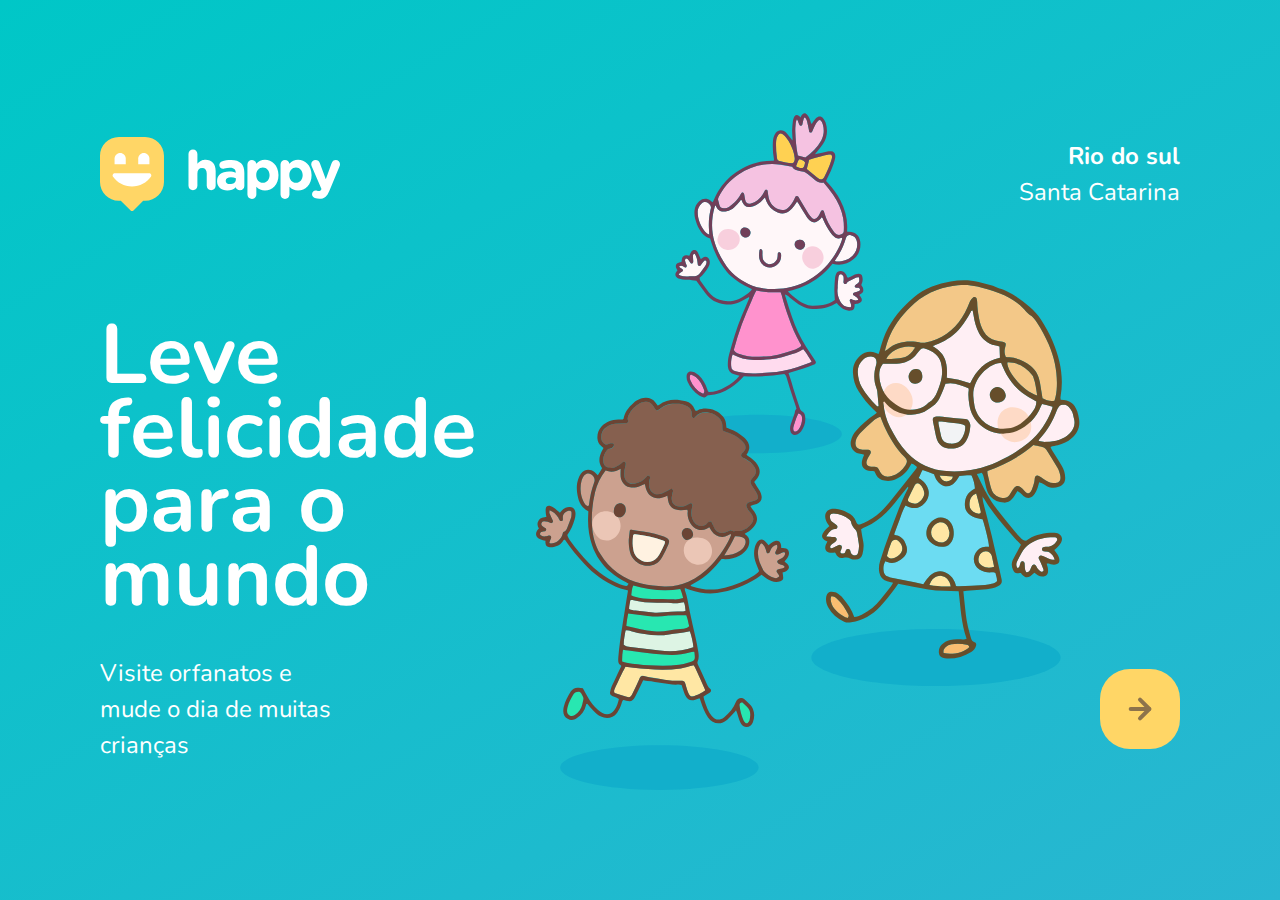
<file: index.html>
<!DOCTYPE html>
<html lang="pt_BR">
  <head>
    <meta charset="UTF-8" />
    <meta http-equiv="X-UA-Compatible" content="IE=edge" />
    <meta name="viewport" content="width=device-width, initial-scale=1.0" />
    <title>Happy</title>

    <link rel="icon" href="./public/images/logo-icon.png" />

    <link rel="stylesheet" href="./public/css/main.css" />
    <link rel="stylesheet" href="./public/css/animations.css" />
    <link rel="stylesheet" href="./public/css/page-landing.css" />

    <link rel="preconnect" href="https://fonts.googleapis.com" />
    <link rel="preconnect" href="https://fonts.gstatic.com" crossorigin />
    <link
      href="https://fonts.googleapis.com/css2?family=Nunito:wght@400;600;800&display=swap"
      rel="stylesheet"
    />
  </head>

  <body>
    <div id="page-landing">
      <div id="container">
        <header>
          <img
            class="animate_up"
            id="logo"
            src="./public/images/logo.svg"
            alt="Logomarca de Happy"
          />

          <div class="animate_up location">
            <strong>Rio do sul</strong>
            <p>Santa Catarina</p>
          </div>
        </header>

        <main>
          <h1 class="animate_up">Leve felicidade para o mundo</h1>
          <section class="visit">
            <p class="animate_up">
              Visite orfanatos e mude o dia de muitas crianças
            </p>
            <a class="animate_up" href="#" title="Visite orfanatos">
              <img src="./public/images/arrow.svg" alt="Ir para o mapa" />
            </a>
          </section>
        </main>
      </div>
    </div>
  </body>
</html>
</file>
<file: public/css/main.css>
* {
  margin: 0;
  padding: 0;
  box-sizing: border-box;
}
:root {
  font-size: 62.5%;
}
body {
  height: 100vh;
  color: white;
}
body,
input,
button,
textarea {
  font: 400 1.8rem/1 "Nunito", sans-serif;

  /* outra maneira de escrever
  font-weight: 400;
  font-size: 1.8rem;
  line-height: 1;
  font-family: "Nunito", sans-serif;
  */
}
</file>
<file: public/css/page-landing.css>
#page-landing {
  background: linear-gradient(329.54deg, #29b6d1 0%, #00c7c7 100%);
  min-height: 100vh;
  text-align: center;
  display: flex;
}
#container {
  margin: auto;
  width: min(90%, 112rem);
}
.location,
h1,
.visit p {
  height: 16vh;
}
#logo {
  animation-delay: 50ms;
}
.location {
  animation-delay: 100ms;
}
main h1 {
  animation-delay: 150ms;
  font-size: clamp(4rem, 8vw, 8.4rem);
}
.visit p {
  animation-delay: 200ms;
}
.visit a {
  width: 8rem;
  height: 8rem;
  background: #ffd666;
  border: none;
  border-radius: 3rem;
  display: flex;
  transition: background 200ms;
  animation-delay: 250ms;

  /*para alinhar perfeitamente ao meio*/
  align-items: center;
  justify-content: center;
  margin: auto;
}
.visit a:hover {
  background: #96feff;
}

/* Desktop version*/

@media (min-width: 760px) {
  #container {
    padding: 5rem 2rem;

    /*shorthand backgound: imagem repeat position /size */
    background: url(../images/bg.svg) no-repeat 80% / clamp(30rem, 54vw, 56rem);
  }

  header {
    display: flex;
    align-items: center;
    justify-content: space-between;
  }

  .location,
  h1,
  .visit p {
    height: initial;
    text-align: initial;
  }
  .location {
    text-align: right;
    font-size: 2.4rem;
    line-height: 1.5;
  }
  main h1 {
    font-weight: bold;
    line-height: 0.88;
    margin: clamp(10%, 9vh, 12%) 0 4rem;
    width: min(300px, 80%);
  }
  .visit {
    display: flex;
    align-items: center;
    justify-content: space-between;
  }
  .visit p {
    font-size: 2.4rem;
    line-height: 1.5;
    width: clamp(20rem, 20vw, 30rem);
  }
  .visit a {
    margin: initial;
  }
}
</file>
<file: public/css/animations.css>
@keyframes up {
  from {
    opacity: 0;
    transform: translateY(16px);
  }

  to {
    opacity: 1;
    transform: translateY(0);
  }
}
.animate_up {
  animation-name: up;
  animation-duration: 300ms;
  animation-fill-mode: backwards;
}

@keyframes right {
  from {
    transform: translateX(-100%);
  }

  to {
    transform: translateX(0);
  }
}
.animate_right {
  animation-name: right;
  animation-duration: 300ms;
}
</file>
